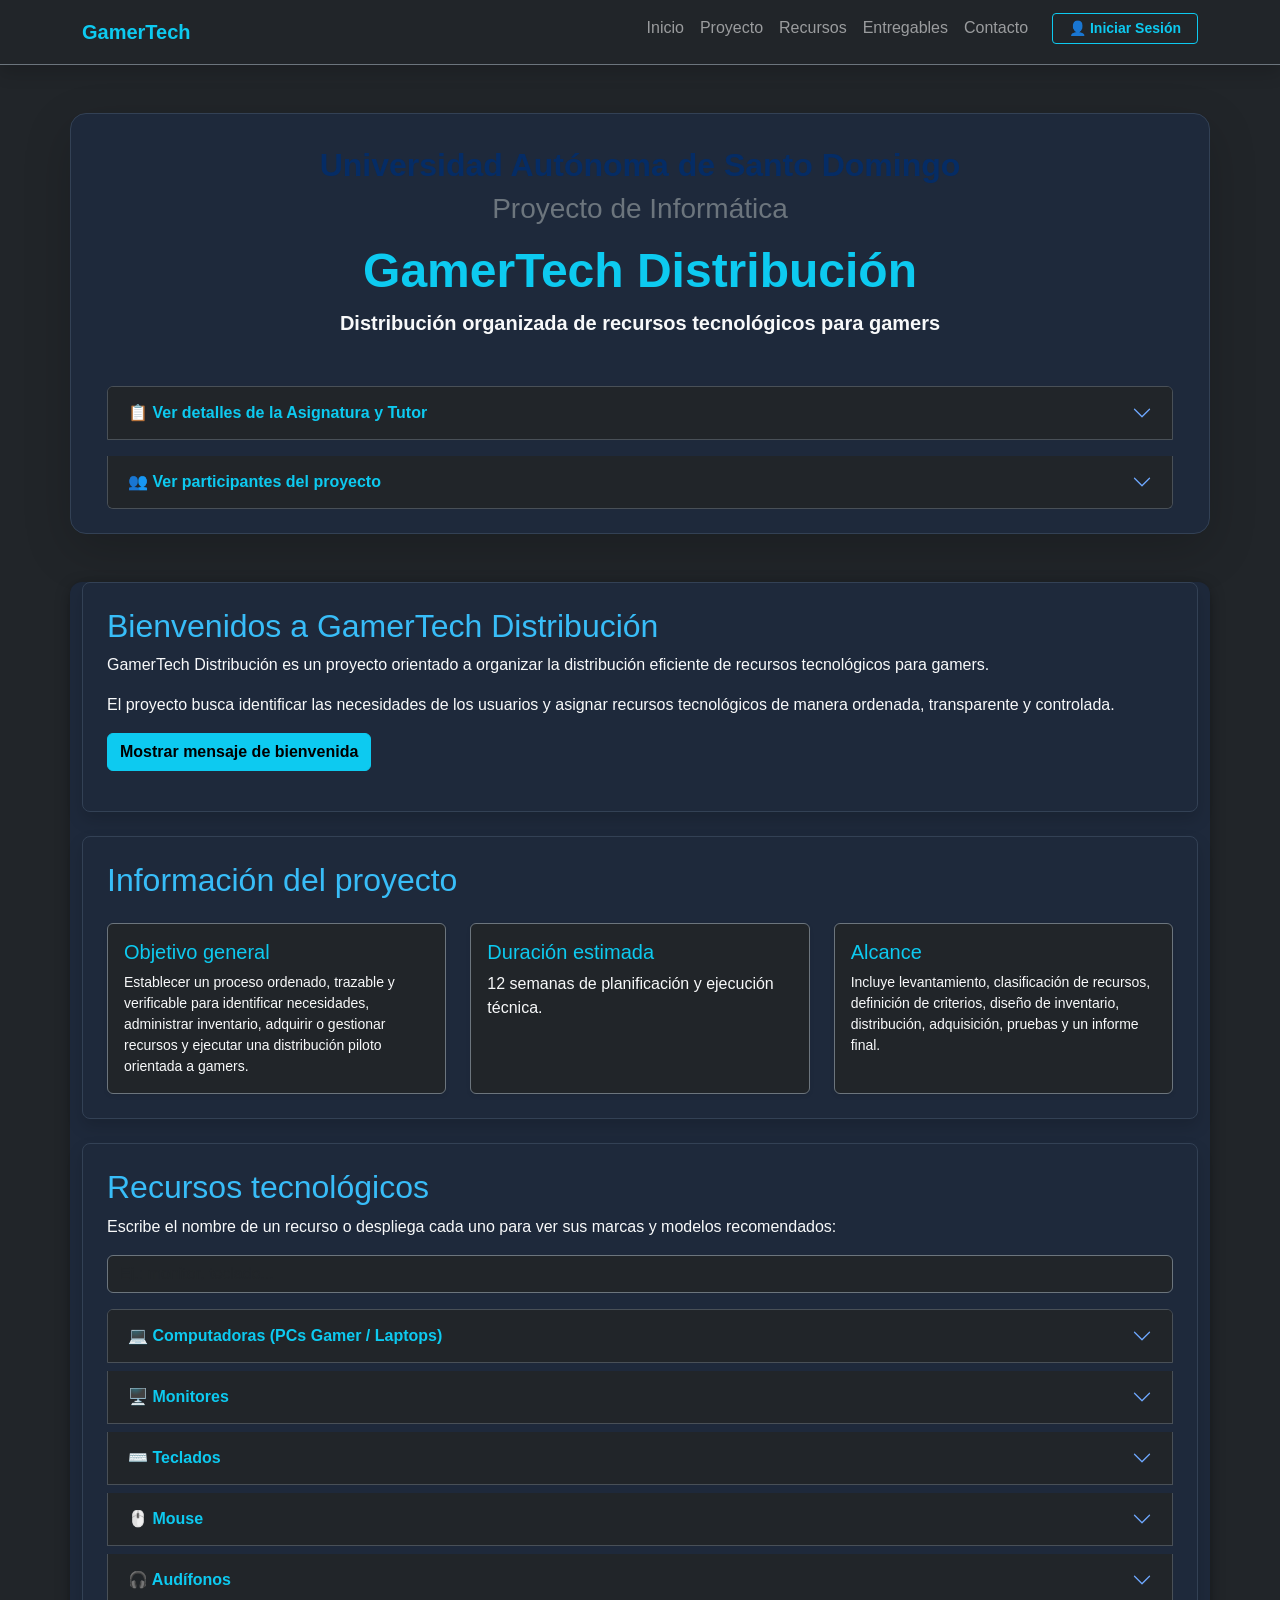
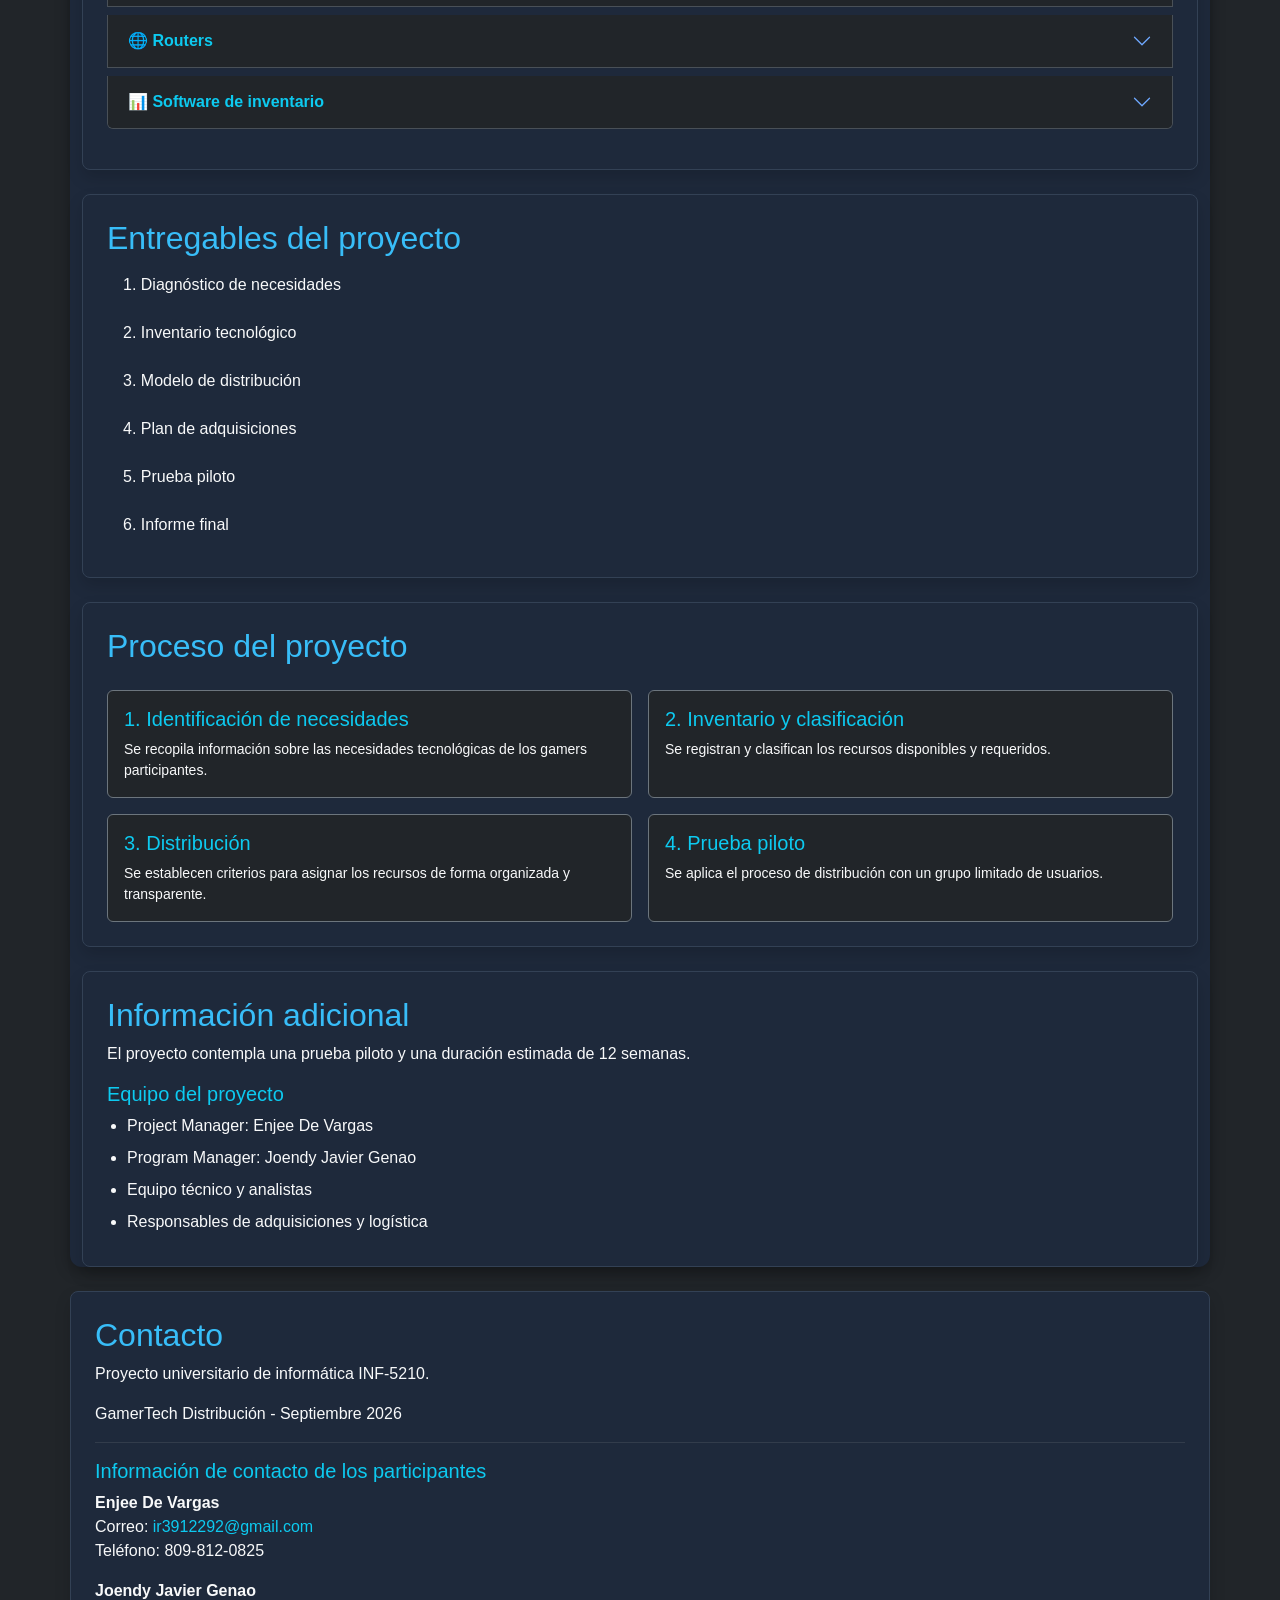
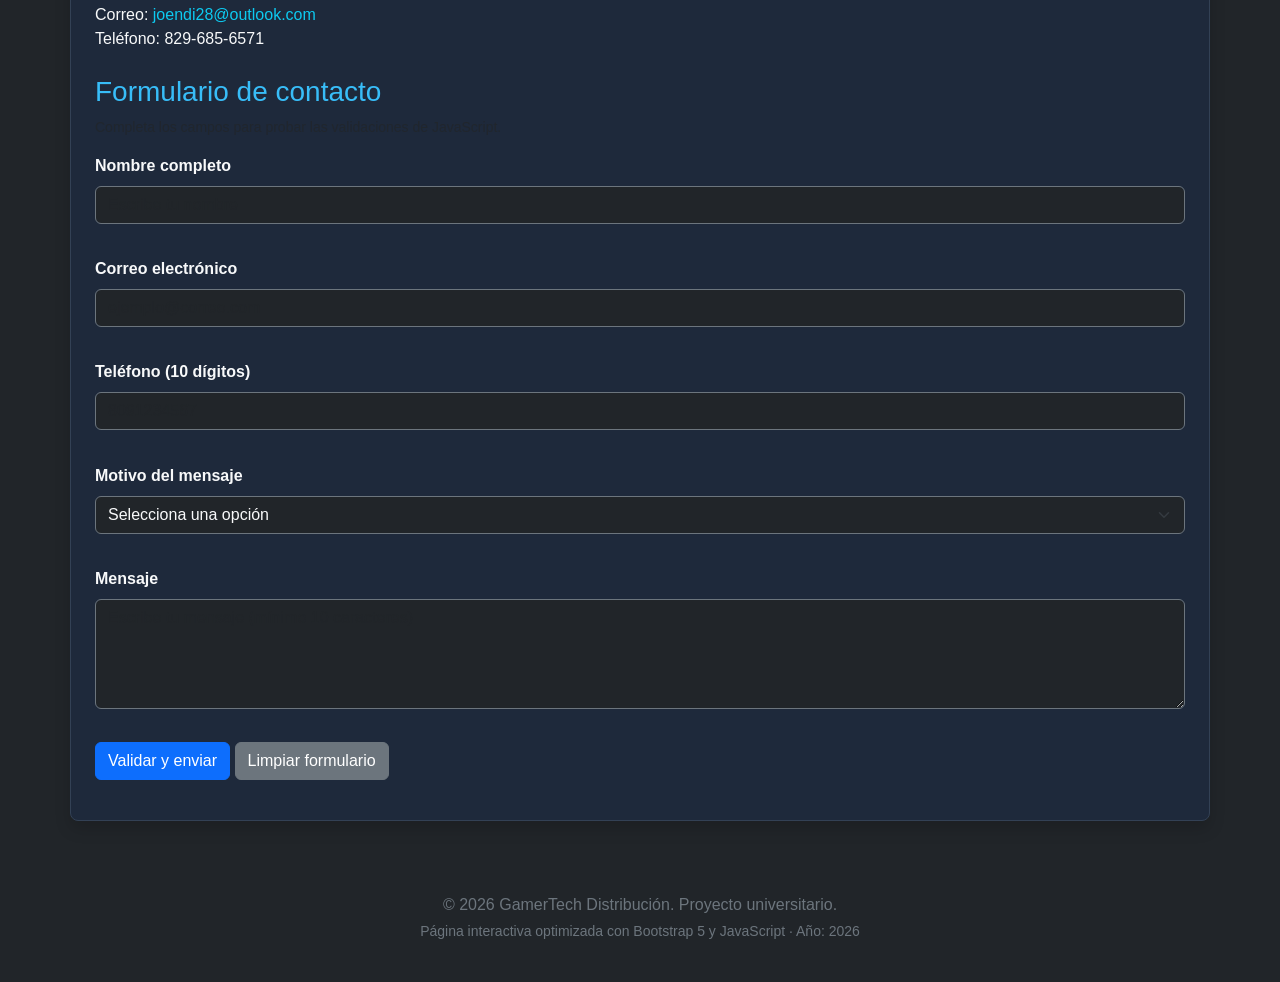
<file: index.html>
<!DOCTYPE html>
<html lang="es">
<head>
    <meta charset="UTF-8">
    <meta name="viewport" content="width=device-width, initial-scale=1.0">
    <meta name="description" content="GamerTech Distribución - Proyecto universitario INF-5210 de gestión y distribución organizada de recursos tecnológicos.">
    <meta name="author" content="Enjee De Vargas Ruiz, Joendy Javier Genao">
    <title>GamerTech Distribución</title>
    <!-- Bootstrap 5 CSS CDN -->
    <link href="https://cdn.jsdelivr.net/npm/bootstrap@5.3.3/dist/css/bootstrap.min.css" rel="stylesheet">
    <link rel="stylesheet" href="estilos.css">
</head>
<body class="bg-dark text-light">

    <!-- Barra de Navegación Responsive con Bootstrap -->
    <nav class="navbar navbar-expand-lg navbar-dark bg-dark sticky-top border-bottom border-secondary shadow">
        <div class="container">
            <a class="navbar-brand fw-bold text-info" href="#inicio">GamerTech</a>
            <button class="navbar-toggler" type="button" data-bs-toggle="collapse" data-bs-target="#navbarNav" aria-controls="navbarNav" aria-expanded="false" aria-label="Toggle navigation">
                <span class="navbar-toggler-icon"></span>
            </button>
            <div class="collapse navbar-collapse justify-content-end" id="navbarNav">
                <ul class="navbar-nav align-items-lg-center">
                    <li class="nav-item"><a class="nav-link" href="#inicio">Inicio</a></li>
                    <li class="nav-item"><a class="nav-link" href="#proyecto">Proyecto</a></li>
                    <li class="nav-item"><a class="nav-link" href="#recursos">Recursos</a></li>
                    <li class="nav-item"><a class="nav-link" href="#entregables">Entregables</a></li>
                    <li class="nav-item"><a class="nav-link" href="#contacto">Contacto</a></li>
                    <!-- Controles de Acceso / Login -->
                    <li class="nav-item ms-lg-3 mt-2 mt-lg-0 d-flex align-items-center">
                        <button type="button" id="btnAbrirLogin" class="btn btn-outline-info btn-sm px-3 fw-semibold" data-bs-toggle="modal" data-bs-target="#modalLogin">
                            👤 Iniciar Sesión
                        </button>
                        <span id="saludoUsuario" class="text-info small fw-semibold d-none"></span>
                        <button type="button" id="btnCerrarSesion" class="btn btn-outline-danger btn-sm ms-2 d-none">Salir</button>
                    </li>
                </ul>
            </div>
        </div>
    </nav>

    <!-- Header Principal / Portada con Acordeones -->
    <header class="container my-5 py-4 bg-slate rounded-4 shadow-lg">
        <div class="text-center p-2 mb-4">
            <h2 class="text-primary-emphasis fw-bold">Universidad Autónoma de Santo Domingo</h2>
            <h3 class="text-secondary">Proyecto de Informática</h3>
            <h1 class="display-5 fw-bold text-info mt-3">GamerTech Distribución</h1>
            <p class="lead text-light fw-semibold">Distribución organizada de recursos tecnológicos para gamers</p>
        </div>

        <!-- Acordeón de Datos de la Asignatura y Participantes (Con data-bs-theme="dark" nativo) -->
        <div class="accordion px-md-4" id="acordeonPortada" data-bs-theme="dark">
            
            <!-- Item 1: Detalles de la Asignatura -->
            <div class="accordion-item mb-3">
                <h2 class="accordion-header" id="headingAsignatura">
                    <button class="accordion-button collapsed fw-semibold text-info" type="button" data-bs-toggle="collapse" data-bs-target="#collapseAsignatura" aria-expanded="false" aria-controls="collapseAsignatura">
                        📋 Ver detalles de la Asignatura y Tutor
                    </button>
                </h2>
                <div id="collapseAsignatura" class="accordion-collapse collapse" aria-labelledby="headingAsignatura" data-bs-parent="#acordeonPortada">
                    <div class="accordion-body">
                        <p class="mb-1"><strong>Asignatura:</strong> Proyecto de informática INF – 5210</p>
                        <p class="mb-1"><strong>Tutor/a:</strong> Hairon Reyes</p>
                        <p class="mb-0"><strong>Fecha:</strong> 24/9/2026</p>
                    </div>
                </div>
            </div>

            <!-- Item 2: Participantes -->
            <div class="accordion-item">
                <h2 class="accordion-header" id="headingParticipantes">
                    <button class="accordion-button collapsed fw-semibold text-info" type="button" data-bs-toggle="collapse" data-bs-target="#collapseParticipantes" aria-expanded="false" aria-controls="collapseParticipantes">
                        👥 Ver participantes del proyecto
                    </button>
                </h2>
                <div id="collapseParticipantes" class="accordion-collapse collapse" aria-labelledby="headingParticipantes" data-bs-parent="#acordeonPortada">
                    <div class="accordion-body">
                        <p class="mb-1"><strong>ENJEE De Vargas Ruiz</strong> – 100745833</p>
                        <p class="mb-0"><strong>Joendy Javier Genao</strong> – 100616747</p>
                    </div>
                </div>
            </div>

        </div>
    </header>

    <main class="container my-4">
        <!-- Sección Inicio -->
        <section id="inicio" class="p-4 mb-4 bg-slate rounded-3 shadow">
            <h2>Bienvenidos a GamerTech Distribución</h2>
            <p>GamerTech Distribución es un proyecto orientado a organizar la distribución eficiente de recursos tecnológicos para gamers.</p>
            <p>El proyecto busca identificar las necesidades de los usuarios y asignar recursos tecnológicos de manera ordenada, transparente y controlada.</p>
            <button type="button" id="btnBienvenida" class="btn btn-info fw-semibold">Mostrar mensaje de bienvenida</button>
            <p id="mensajeBienvenida" class="mensaje mt-3" aria-live="polite"></p>
        </section>

        <!-- Sección Proyecto con Tarjetas -->
        <section id="proyecto" class="p-4 mb-4 bg-slate rounded-3 shadow">
            <h2 class="mb-4">Información del proyecto</h2>
            <div class="row g-4">
                <div class="col-md-4">
                    <div class="card h-100 bg-dark border-secondary text-light shadow-sm">
                        <div class="card-body">
                            <h3 class="h5 text-info">Objetivo general</h3>
                            <p class="card-text small">Establecer un proceso ordenado, trazable y verificable para identificar necesidades, administrar inventario, adquirir o gestionar recursos y ejecutar una distribución piloto orientada a gamers.</p>
                        </div>
                    </div>
                </div>
                <div class="col-md-4">
                    <div class="card h-100 bg-dark border-secondary text-light shadow-sm">
                        <div class="card-body">
                            <h3 class="h5 text-info">Duración estimada</h3>
                            <p class="card-text">12 semanas de planificación y ejecución técnica.</p>
                        </div>
                    </div>
                </div>
                <div class="col-md-4">
                    <div class="card h-100 bg-dark border-secondary text-light shadow-sm">
                        <div class="card-body">
                            <h3 class="h5 text-info">Alcance</h3>
                            <p class="card-text small">Incluye levantamiento, clasificación de recursos, definición de criterios, diseño de inventario, distribución, adquisición, pruebas y un informe final.</p>
                        </div>
                    </div>
                </div>
            </div>
        </section>

        <!-- Sección Recursos con Marcas y Modelos en Acordeón -->
        <section id="recursos" class="p-4 mb-4 bg-slate rounded-3 shadow">
            <h2>Recursos tecnológicos</h2>
            <p>Escribe el nombre de un recurso o despliega cada uno para ver sus marcas y modelos recomendados:</p>
            <input type="search" id="buscarRecurso" class="form-control bg-dark text-light border-secondary mb-3" placeholder="Ej.: monitor, teclado..." aria-label="Buscar recurso tecnológico">
            
            <!-- Acordeón de Recursos (Con data-bs-theme="dark" nativo) -->
            <div class="accordion" id="listaRecursos" data-bs-theme="dark">
                
                <!-- 1. Computadoras -->
                <div class="accordion-item mb-2">
                    <h3 class="accordion-header" id="headingComputadoras">
                        <button class="accordion-button collapsed fw-semibold text-info" type="button" data-bs-toggle="collapse" data-bs-target="#collapseComputadoras" aria-expanded="false" aria-controls="collapseComputadoras">
                            💻 Computadoras (PCs Gamer / Laptops)
                        </button>
                    </h3>
                    <div id="collapseComputadoras" class="accordion-collapse collapse" aria-labelledby="headingComputadoras" data-bs-parent="#listaRecursos">
                        <div class="accordion-body">
                            <ul class="mb-0">
                                <li><strong>ASUS:</strong> ROG Strix GA15 y TUF Gaming F15</li>
                                <li><strong>Lenovo:</strong> Legion Pro 5 y IdeaPad Gaming 3</li>
                                <li><strong>MSI:</strong> Katana 15 y Aegis RS Desktop</li>
                                <li><strong>HP:</strong> Omen 16 y Victus 15</li>
                            </ul>
                        </div>
                    </div>
                </div>

                <!-- 2. Monitores -->
                <div class="accordion-item mb-2">
                    <h3 class="accordion-header" id="headingMonitores">
                        <button class="accordion-button collapsed fw-semibold text-info" type="button" data-bs-toggle="collapse" data-bs-target="#collapseMonitores" aria-expanded="false" aria-controls="collapseMonitores">
                            🖥️ Monitores
                        </button>
                    </h3>
                    <div id="collapseMonitores" class="accordion-collapse collapse" aria-labelledby="headingMonitores" data-bs-parent="#listaRecursos">
                        <div class="accordion-body">
                            <ul class="mb-0">
                                <li><strong>LG:</strong> UltraGear 24GS60F y 27GP850</li>
                                <li><strong>ASUS:</strong> ROG Swift PG27AQDP y TUF Gaming VG27AQ</li>
                                <li><strong>AOC:</strong> Q27G4X y 24G2SP</li>
                                <li><strong>Gigabyte:</strong> GS27QA y M27Q</li>
                            </ul>
                        </div>
                    </div>
                </div>

                <!-- 3. Teclados -->
                <div class="accordion-item mb-2">
                    <h3 class="accordion-header" id="headingTeclados">
                        <button class="accordion-button collapsed fw-semibold text-info" type="button" data-bs-toggle="collapse" data-bs-target="#collapseTeclados" aria-expanded="false" aria-controls="collapseTeclados">
                            ⌨️ Teclados
                        </button>
                    </h3>
                    <div id="collapseTeclados" class="accordion-collapse collapse" aria-labelledby="headingTeclados" data-bs-parent="#listaRecursos">
                        <div class="accordion-body">
                            <ul class="mb-0">
                                <li><strong>Razer:</strong> BlackWidow V4 Pro y Huntsman V2</li>
                                <li><strong>Logitech:</strong> G Pro X y G915 LIGHTSPEED</li>
                                <li><strong>Corsair:</strong> K100 RGB y K70 RGB TKL</li>
                                <li><strong>SteelSeries:</strong> Apex Pro y Apex 7 TKL</li>
                                <li><strong>HyperX:</strong> Alloy Origins</li>
                            </ul>
                        </div>
                    </div>
                </div>

                <!-- 4. Mouse -->
                <div class="accordion-item mb-2">
                    <h3 class="accordion-header" id="headingMouse">
                        <button class="accordion-button collapsed fw-semibold text-info" type="button" data-bs-toggle="collapse" data-bs-target="#collapseMouse" aria-expanded="false" aria-controls="collapseMouse">
                            🖱️ Mouse
                        </button>
                    </h3>
                    <div id="collapseMouse" class="accordion-collapse collapse" aria-labelledby="headingMouse" data-bs-parent="#listaRecursos">
                        <div class="accordion-body">
                            <ul class="mb-0">
                                <li><strong>Logitech:</strong> G PRO X SUPERLIGHT 2 y G502 HERO</li>
                                <li><strong>Razer:</strong> Basilisk V3 Pro y DeathAdder V4 Pro</li>
                                <li><strong>HyperX:</strong> Pulsefire Haste 2 Mini</li>
                                <li><strong>SteelSeries:</strong> Aerox 3 Wireless</li>
                            </ul>
                        </div>
                    </div>
                </div>

                <!-- 5. Audífonos -->
                <div class="accordion-item mb-2">
                    <h3 class="accordion-header" id="headingAudifonos">
                        <button class="accordion-button collapsed fw-semibold text-info" type="button" data-bs-toggle="collapse" data-bs-target="#collapseAudifonos" aria-expanded="false" aria-controls="collapseAudifonos">
                            🎧 Audífonos
                        </button>
                    </h3>
                    <div id="collapseAudifonos" class="accordion-collapse collapse" aria-labelledby="headingAudifonos" data-bs-parent="#listaRecursos">
                        <div class="accordion-body">
                            <ul class="mb-0">
                                <li><strong>HyperX:</strong> Cloud II y Cloud III</li>
                                <li><strong>SteelSeries:</strong> Arctis Nova Pro Wireless y Arctis 5</li>
                                <li><strong>Razer:</strong> BlackShark V2 Pro y Kraken Kitty</li>
                                <li><strong>Audeze:</strong> Maxwell Wireless</li>
                            </ul>
                        </div>
                    </div>
                </div>

                <!-- 6. Routers -->
                <div class="accordion-item mb-2">
                    <h3 class="accordion-header" id="headingRouters">
                        <button class="accordion-button collapsed fw-semibold text-info" type="button" data-bs-toggle="collapse" data-bs-target="#collapseRouters" aria-expanded="false" aria-controls="collapseRouters">
                            🌐 Routers
                        </button>
                    </h3>
                    <div id="collapseRouters" class="accordion-collapse collapse" aria-labelledby="headingRouters" data-bs-parent="#listaRecursos">
                        <div class="accordion-body">
                            <ul class="mb-0">
                                <li><strong>ASUS:</strong> ROG Rapture GT-AXE16000 y RT-AX86U Pro</li>
                                <li><strong>TP-Link:</strong> Archer AXE75 y Archer BE800 (Wi-Fi 7)</li>
                                <li><strong>Netgear:</strong> Nighthawk Pro Gaming XR1000</li>
                            </ul>
                        </div>
                    </div>
                </div>

                <!-- 7. Software de inventario -->
                <div class="accordion-item">
                    <h3 class="accordion-header" id="headingSoftware">
                        <button class="accordion-button collapsed fw-semibold text-info" type="button" data-bs-toggle="collapse" data-bs-target="#collapseSoftware" aria-expanded="false" aria-controls="collapseSoftware">
                            📊 Software de inventario
                        </button>
                    </h3>
                    <div id="collapseSoftware" class="accordion-collapse collapse" aria-labelledby="headingSoftware" data-bs-parent="#listaRecursos">
                        <div class="accordion-body">
                            <ul class="mb-0">
                                <li><strong>Odoo:</strong> Módulo de Inventario ERP</li>
                                <li><strong>Snipe-IT:</strong> Sistema open-source de gestión de activos de TI</li>
                                <li><strong>Katana Cloud Inventory:</strong> Control de manufactura y distribución</li>
                                <li><strong>Zoho Inventory:</strong> Gestión de almacén y pedidos en línea</li>
                            </ul>
                        </div>
                    </div>
                </div>

            </div>

            <p id="sinResultados" class="mensaje mt-3" aria-live="polite"></p>
        </section>

        <!-- Sección Entregables -->
        <section id="entregables" class="p-4 mb-4 bg-slate rounded-3 shadow">
            <h2>Entregables del proyecto</h2>
            <ol class="list-group list-group-numbered bg-transparent">
                <li class="list-group-item bg-transparent text-light border-0">Diagnóstico de necesidades</li>
                <li class="list-group-item bg-transparent text-light border-0">Inventario tecnológico</li>
                <li class="list-group-item bg-transparent text-light border-0">Modelo de distribución</li>
                <li class="list-group-item bg-transparent text-light border-0">Plan de adquisiciones</li>
                <li class="list-group-item bg-transparent text-light border-0">Prueba piloto</li>
                <li class="list-group-item bg-transparent text-light border-0">Informe final</li>
            </ol>
        </section>

        <!-- Proceso del proyecto -->
        <section class="p-4 mb-4 bg-slate rounded-3 shadow">
            <h2 class="mb-4">Proceso del proyecto</h2>
            <div class="row g-3">
                <div class="col-md-6">
                    <div class="p-3 border border-secondary rounded bg-dark h-100">
                        <h3 class="h5 text-info">1. Identificación de necesidades</h3>
                        <p class="small mb-0">Se recopila información sobre las necesidades tecnológicas de los gamers participantes.</p>
                    </div>
                </div>
                <div class="col-md-6">
                    <div class="p-3 border border-secondary rounded bg-dark h-100">
                        <h3 class="h5 text-info">2. Inventario y clasificación</h3>
                        <p class="small mb-0">Se registran y clasifican los recursos disponibles y requeridos.</p>
                    </div>
                </div>
                <div class="col-md-6">
                    <div class="p-3 border border-secondary rounded bg-dark h-100">
                        <h3 class="h5 text-info">3. Distribución</h3>
                        <p class="small mb-0">Se establecen criterios para asignar los recursos de forma organizada y transparente.</p>
                    </div>
                </div>
                <div class="col-md-6">
                    <div class="p-3 border border-secondary rounded bg-dark h-100">
                        <h3 class="h5 text-info">4. Prueba piloto</h3>
                        <p class="small mb-0">Se aplica el proceso de distribución con un grupo limitado de usuarios.</p>
                    </div>
                </div>
            </div>
        </section>

        <!-- Aside / Información Adicional -->
        <aside class="p-4 mb-4 bg-slate rounded-3 shadow">
            <h2>Información adicional</h2>
            <p>El proyecto contempla una prueba piloto y una duración estimada de 12 semanas.</p>
            <h3 class="h5 text-info mt-3">Equipo del proyecto</h3>
            <ul class="mb-0">
                <li>Project Manager: Enjee De Vargas</li>
                <li>Program Manager: Joendy Javier Genao</li>
                <li>Equipo técnico y analistas</li>
                <li>Responsables de adquisiciones y logística</li>
            </ul>
        </aside>
    </main>

    <!-- Sección de Contacto y Formulario -->
    <section id="contacto" class="container p-4 mb-5 bg-slate rounded-3 shadow">
        <h2>Contacto</h2>
        <p>Proyecto universitario de informática INF-5210.</p>
        <p>GamerTech Distribución - Septiembre 2026</p>
        <hr class="border-secondary">
        <h3 class="h5 text-info">Información de contacto de los participantes</h3>
        <p><strong>Enjee De Vargas</strong><br>
            Correo: <a href="mailto:ir3912292@gmail.com" class="text-info">ir3912292@gmail.com</a><br>
            Teléfono: 809-812-0825
        </p>
        <p><strong>Joendy Javier Genao</strong><br>
            Correo: <a href="mailto:joendi28@outlook.com" class="text-info">joendi28@outlook.com</a><br>
            Teléfono: 829-685-6571
        </p>

        <h3 class="mt-4">Formulario de contacto</h3>
        <p class="small text-muted">Completa los campos para probar las validaciones de JavaScript.</p>
        
        <form id="formContacto" novalidate>
            <div class="mb-3">
                <label for="nombre" class="form-label fw-semibold">Nombre completo</label>
                <input type="text" id="nombre" name="nombre" class="form-control bg-dark text-light border-secondary" placeholder="Escribe tu nombre" required minlength="3" aria-describedby="errorNombre">
                <small class="error text-danger" id="errorNombre" role="alert"></small>
            </div>

            <div class="mb-3">
                <label for="correo" class="form-label fw-semibold">Correo electrónico</label>
                <input type="email" id="correo" name="correo" class="form-control bg-dark text-light border-secondary" placeholder="ejemplo@correo.com" required aria-describedby="errorCorreo">
                <small class="error text-danger" id="errorCorreo" role="alert"></small>
            </div>

            <div class="mb-3">
                <label for="telefono" class="form-label fw-semibold">Teléfono (10 dígitos)</label>
                <input type="tel" id="telefono" name="telefono" class="form-control bg-dark text-light border-secondary" placeholder="8091234567" inputmode="numeric" required aria-describedby="errorTelefono">
                <small class="error text-danger" id="errorTelefono" role="alert"></small>
            </div>

            <div class="mb-3">
                <label for="motivo" class="form-label fw-semibold">Motivo del mensaje</label>
                <select id="motivo" name="motivo" class="form-select bg-dark text-light border-secondary" required aria-describedby="errorMotivo">
                    <option value="">Selecciona una opción</option>
                    <option value="informacion">Solicitar información</option>
                    <option value="recursos">Consulta sobre recursos tecnológicos</option>
                    <option value="colaboracion">Proponer colaboración</option>
                    <option value="otro">Otro</option>
                </select>
                <small class="error text-danger" id="errorMotivo" role="alert"></small>
            </div>

            <div class="mb-3">
                <label for="mensaje" class="form-label fw-semibold">Mensaje</label>
                <textarea id="mensaje" name="mensaje" rows="4" class="form-control bg-dark text-light border-secondary" placeholder="Escribe tu mensaje (mínimo 10 caracteres)" required minlength="10" aria-describedby="errorMensaje"></textarea>
                <small class="error text-danger" id="errorMensaje" role="alert"></small>
            </div>

            <button type="submit" class="btn btn-primary">Validar y enviar</button>
            <button type="reset" class="btn btn-secondary">Limpiar formulario</button>
            <p id="resultadoFormulario" class="mensaje mt-3 fw-bold" aria-live="polite"></p>
        </form>
    </section>

    <!-- Modal de confirmación de Bootstrap -->
    <div class="modal fade" id="modalExito" tabindex="-1" aria-labelledby="tituloModal" aria-hidden="true">
        <div class="modal-dialog modal-dialog-centered">
            <div class="modal-content bg-dark text-light border border-info">
                <div class="modal-header border-secondary">
                    <h5 class="modal-title text-info" id="tituloModal">¡Formulario Enviado!</h5>
                    <button type="button" class="btn-close btn-close-white" data-bs-dismiss="modal" aria-label="Cerrar"></button>
                </div>
                <div class="modal-body text-center py-4">
                    <p>Tus datos han sido validados correctamente y se guardó una copia localmente en tu navegador.</p>
                </div>
                <div class="modal-footer border-secondary justify-content-center">
                    <button type="button" class="btn btn-info px-4" data-bs-dismiss="modal" id="cerrarModal">Cerrar</button>
                </div>
            </div>
        </div>
    </div>

    <!-- Modal de Inicio de Sesión -->
    <div class="modal fade" id="modalLogin" tabindex="-1" aria-labelledby="tituloModalLogin" aria-hidden="true">
        <div class="modal-dialog modal-dialog-centered">
            <div class="modal-content bg-dark text-light border border-info">
                <div class="modal-header border-secondary">
                    <h5 class="modal-title text-info" id="tituloModalLogin">🔐 Acceso a GamerTech</h5>
                    <button type="button" class="btn-close btn-close-white" data-bs-dismiss="modal" aria-label="Cerrar"></button>
                </div>
                <div class="modal-body py-4">
                    <form id="formLogin" novalidate>
                        <div class="mb-3">
                            <label for="loginCorreo" class="form-label fw-semibold">Correo electrónico</label>
                            <input type="email" id="loginCorreo" class="form-control bg-dark text-light border-secondary" placeholder="usuario@dominio.com" required>
                        </div>
                        <div class="mb-3">
                            <label for="loginPassword" class="form-label fw-semibold">Contraseña</label>
                            <input type="password" id="loginPassword" class="form-control bg-dark text-light border-secondary" placeholder="••••••••" required>
                        </div>
                        <p id="mensajeLoginGlobal" class="small text-danger fw-semibold mb-2" aria-live="polite"></p>
                        <div class="d-grid gap-2 mt-4">
                            <button type="submit" class="btn btn-info fw-semibold text-dark">Entrar al Sistema</button>
                        </div>
                    </form>
                </div>
            </div>
        </div>
    </div>

    <!-- Footer -->
    <footer class="text-center text-secondary py-4 container">
        <p class="mb-1">&copy; 2026 GamerTech Distribución. Proyecto universitario.</p>
        <p id="estadoPagina" class="small"></p>
    </footer>

    <!-- Bootstrap 5 JS Bundle CDN -->
    <script src="https://cdn.jsdelivr.net/npm/bootstrap@5.3.3/dist/js/bootstrap.bundle.min.js"></script>
    <script src="script.js"></script>
</body>
</html>
</file>
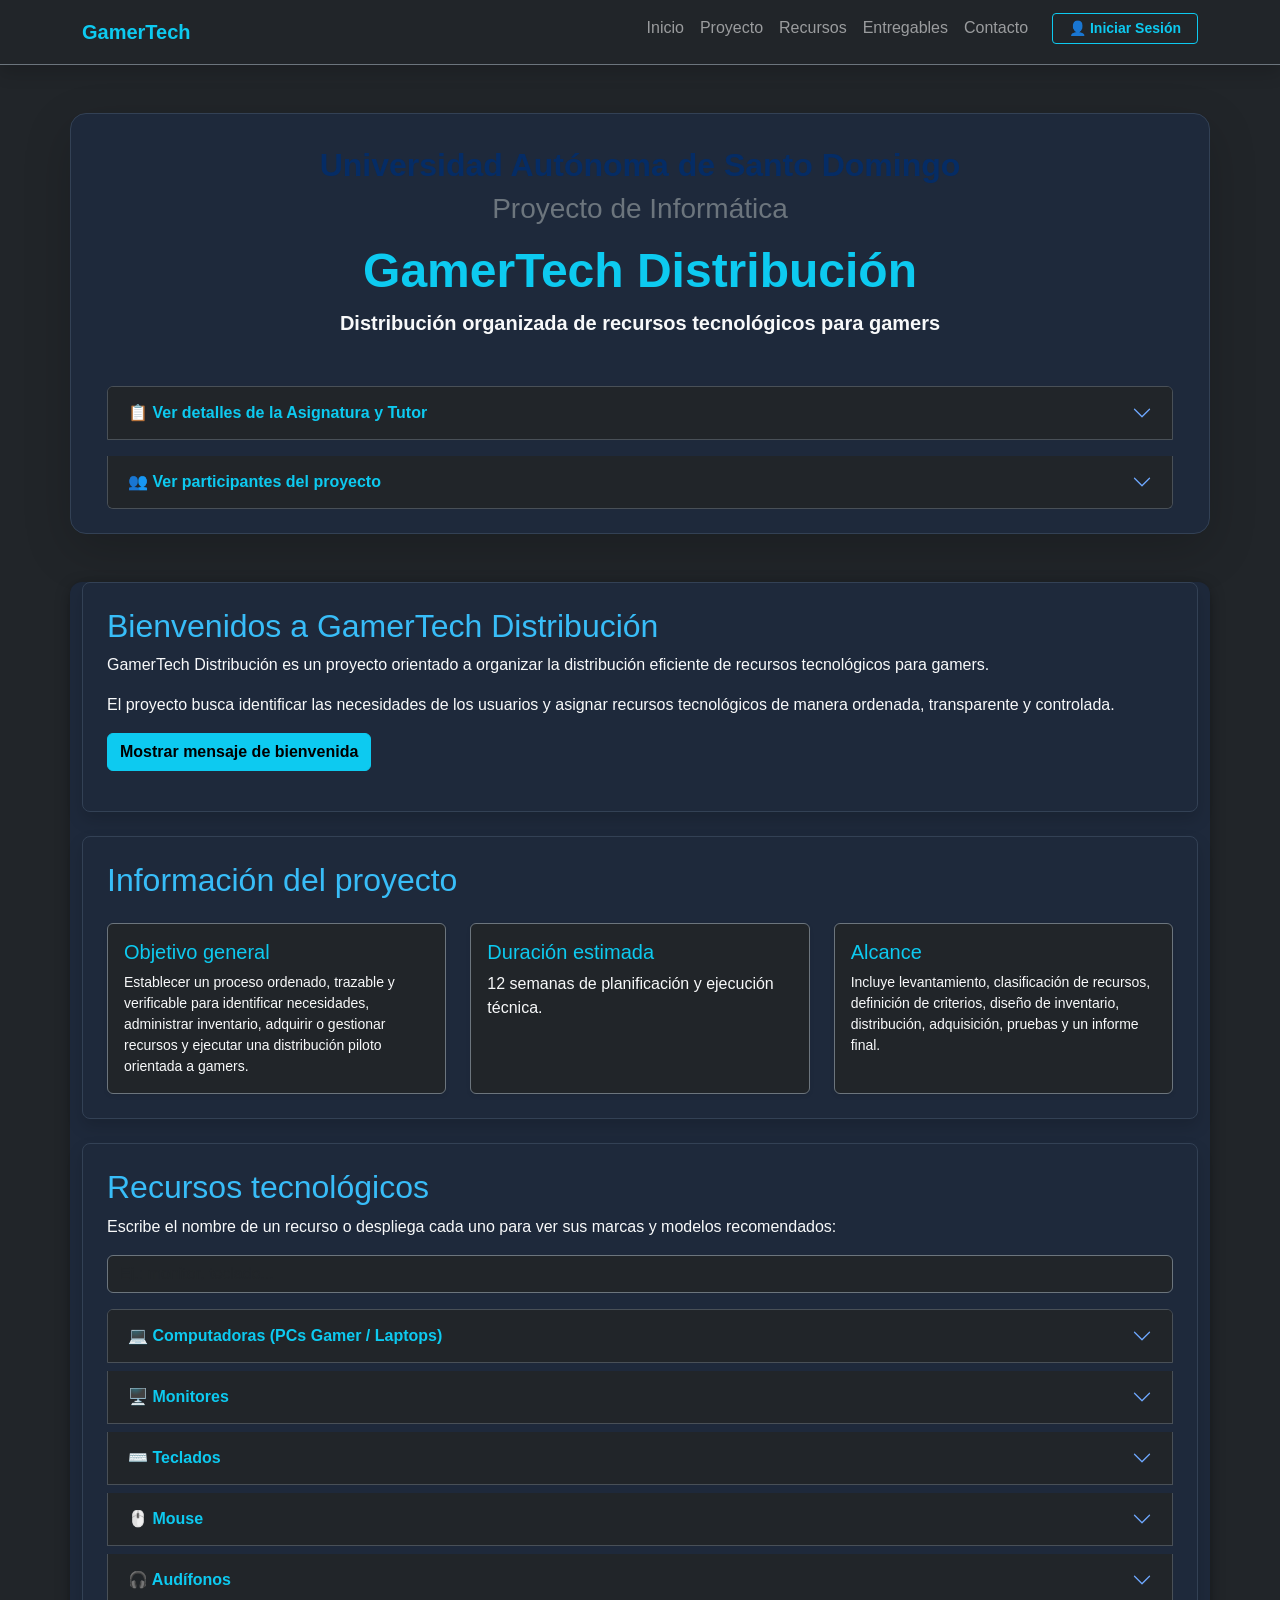
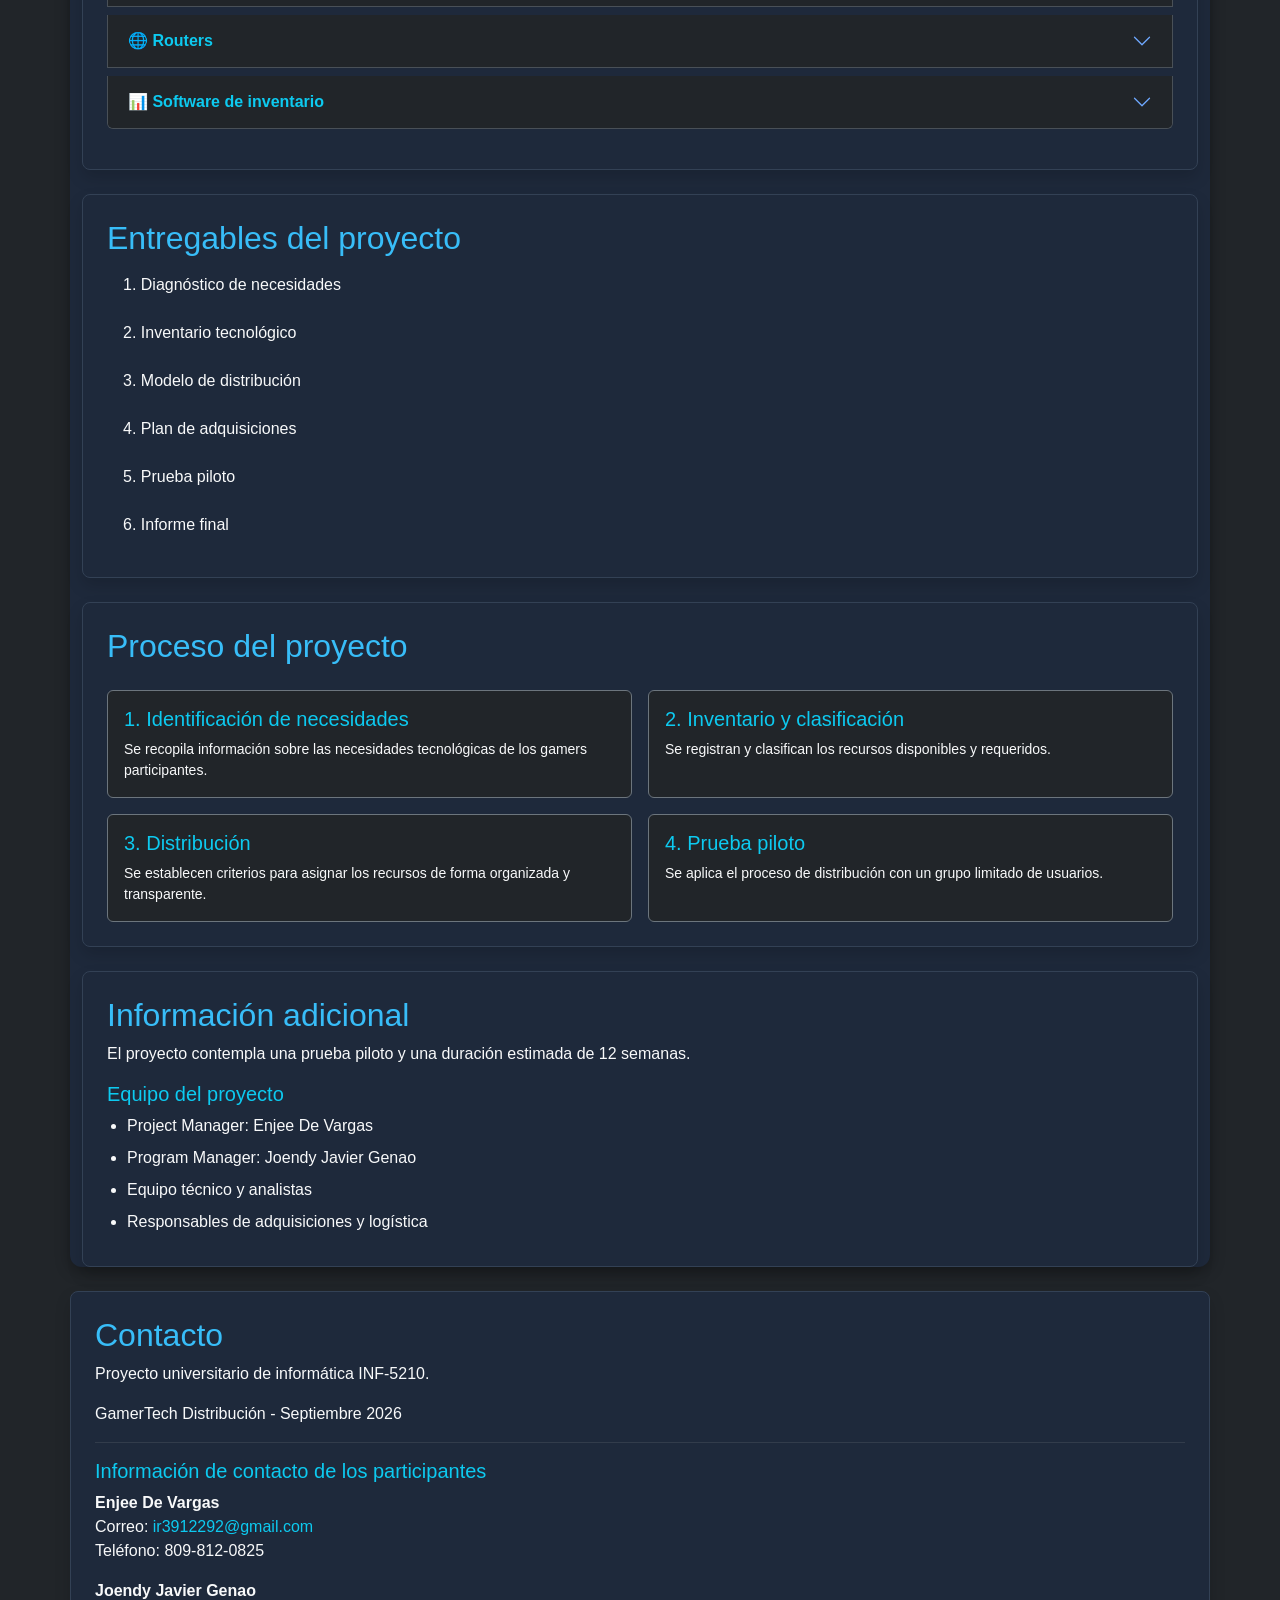
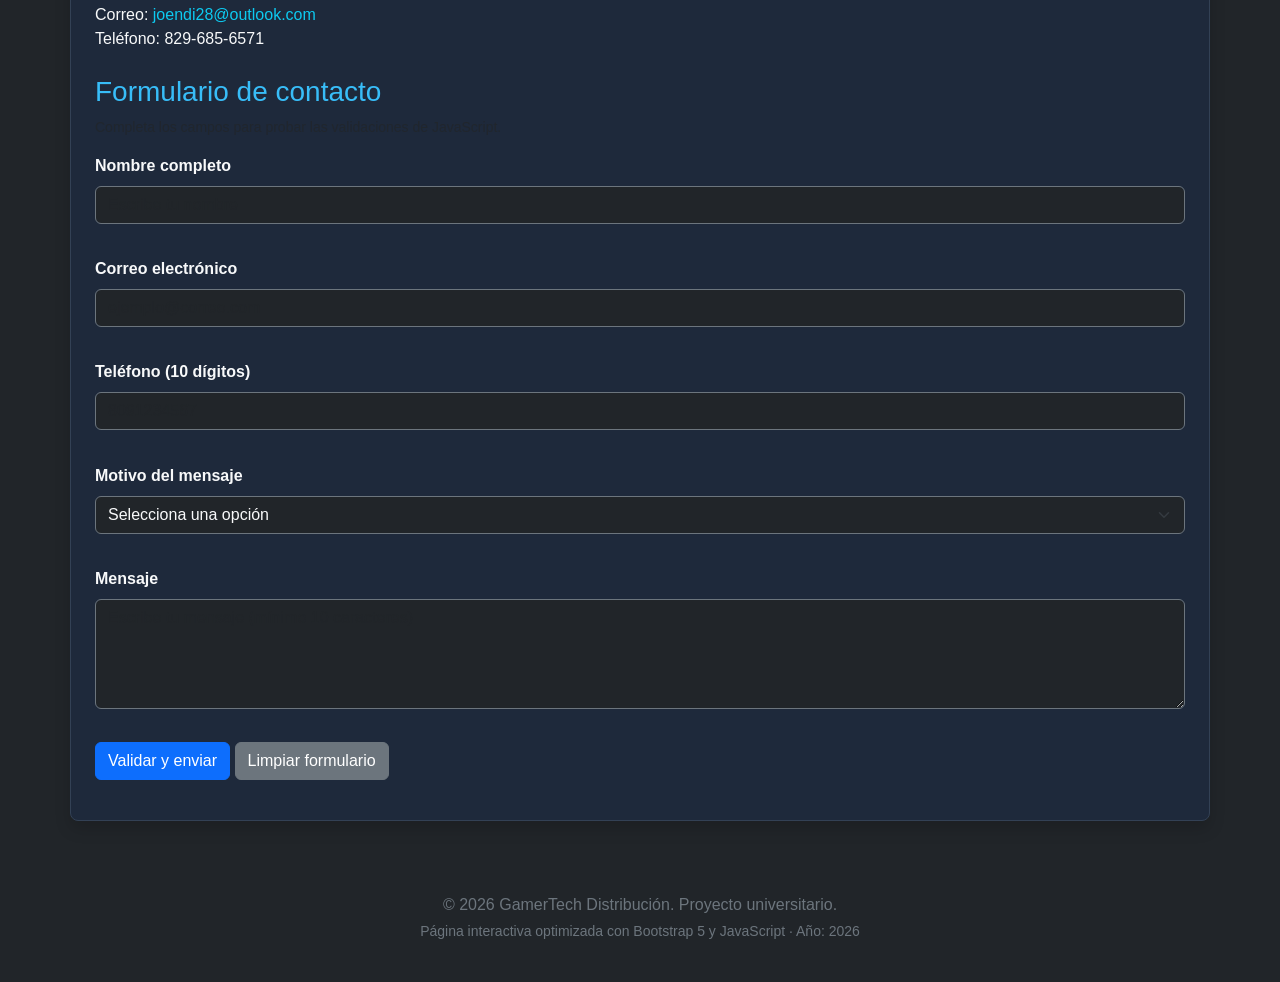
<file: GamerTech_Distribucion_JavaScript.html>
<!DOCTYPE html>
<html lang="es">
<head>
    <meta charset="UTF-8">
    <meta name="viewport" content="width=device-width, initial-scale=1.0">
    <meta name="description" content="GamerTech Distribución - Proyecto universitario INF-5210 de gestión y distribución organizada de recursos tecnológicos.">
    <meta name="author" content="Enjee De Vargas Ruiz, Joendy Javier Genao">
    <title>GamerTech Distribución</title>
    <!-- Bootstrap 5 CSS CDN -->
    <link href="https://cdn.jsdelivr.net/npm/bootstrap@5.3.3/dist/css/bootstrap.min.css" rel="stylesheet">
    <link rel="stylesheet" href="estilos.css">
</head>
<body class="bg-dark text-light">

    <!-- Barra de Navegación Responsive con Bootstrap -->
    <nav class="navbar navbar-expand-lg navbar-dark bg-dark sticky-top border-bottom border-secondary shadow">
        <div class="container">
            <a class="navbar-brand fw-bold text-info" href="#inicio">GamerTech</a>
            <button class="navbar-toggler" type="button" data-bs-toggle="collapse" data-bs-target="#navbarNav" aria-controls="navbarNav" aria-expanded="false" aria-label="Toggle navigation">
                <span class="navbar-toggler-icon"></span>
            </button>
            <div class="collapse navbar-collapse justify-content-end" id="navbarNav">
                <ul class="navbar-nav align-items-lg-center">
                    <li class="nav-item"><a class="nav-link" href="#inicio">Inicio</a></li>
                    <li class="nav-item"><a class="nav-link" href="#proyecto">Proyecto</a></li>
                    <li class="nav-item"><a class="nav-link" href="#recursos">Recursos</a></li>
                    <li class="nav-item"><a class="nav-link" href="#entregables">Entregables</a></li>
                    <li class="nav-item"><a class="nav-link" href="#contacto">Contacto</a></li>
                    <!-- Controles de Acceso / Login -->
                    <li class="nav-item ms-lg-3 mt-2 mt-lg-0 d-flex align-items-center">
                        <button type="button" id="btnAbrirLogin" class="btn btn-outline-info btn-sm px-3 fw-semibold" data-bs-toggle="modal" data-bs-target="#modalLogin">
                            👤 Iniciar Sesión
                        </button>
                        <span id="saludoUsuario" class="text-info small fw-semibold d-none"></span>
                        <button type="button" id="btnCerrarSesion" class="btn btn-outline-danger btn-sm ms-2 d-none">Salir</button>
                    </li>
                </ul>
            </div>
        </div>
    </nav>

    <!-- Header Principal / Portada con Acordeones -->
    <header class="container my-5 py-4 bg-slate rounded-4 shadow-lg">
        <div class="text-center p-2 mb-4">
            <h2 class="text-primary-emphasis fw-bold">Universidad Autónoma de Santo Domingo</h2>
            <h3 class="text-secondary">Proyecto de Informática</h3>
            <h1 class="display-5 fw-bold text-info mt-3">GamerTech Distribución</h1>
            <p class="lead text-light fw-semibold">Distribución organizada de recursos tecnológicos para gamers</p>
        </div>

        <!-- Acordeón de Datos de la Asignatura y Participantes (Con data-bs-theme="dark" nativo) -->
        <div class="accordion px-md-4" id="acordeonPortada" data-bs-theme="dark">
            
            <!-- Item 1: Detalles de la Asignatura -->
            <div class="accordion-item mb-3">
                <h2 class="accordion-header" id="headingAsignatura">
                    <button class="accordion-button collapsed fw-semibold text-info" type="button" data-bs-toggle="collapse" data-bs-target="#collapseAsignatura" aria-expanded="false" aria-controls="collapseAsignatura">
                        📋 Ver detalles de la Asignatura y Tutor
                    </button>
                </h2>
                <div id="collapseAsignatura" class="accordion-collapse collapse" aria-labelledby="headingAsignatura" data-bs-parent="#acordeonPortada">
                    <div class="accordion-body">
                        <p class="mb-1"><strong>Asignatura:</strong> Proyecto de informática INF – 5210</p>
                        <p class="mb-1"><strong>Tutor/a:</strong> Hairon Reyes</p>
                        <p class="mb-0"><strong>Fecha:</strong> 24/9/2026</p>
                    </div>
                </div>
            </div>

            <!-- Item 2: Participantes -->
            <div class="accordion-item">
                <h2 class="accordion-header" id="headingParticipantes">
                    <button class="accordion-button collapsed fw-semibold text-info" type="button" data-bs-toggle="collapse" data-bs-target="#collapseParticipantes" aria-expanded="false" aria-controls="collapseParticipantes">
                        👥 Ver participantes del proyecto
                    </button>
                </h2>
                <div id="collapseParticipantes" class="accordion-collapse collapse" aria-labelledby="headingParticipantes" data-bs-parent="#acordeonPortada">
                    <div class="accordion-body">
                        <p class="mb-1"><strong>ENJEE De Vargas Ruiz</strong> – 100745833</p>
                        <p class="mb-0"><strong>Joendy Javier Genao</strong> – 100616747</p>
                    </div>
                </div>
            </div>

        </div>
    </header>

    <main class="container my-4">
        <!-- Sección Inicio -->
        <section id="inicio" class="p-4 mb-4 bg-slate rounded-3 shadow">
            <h2>Bienvenidos a GamerTech Distribución</h2>
            <p>GamerTech Distribución es un proyecto orientado a organizar la distribución eficiente de recursos tecnológicos para gamers.</p>
            <p>El proyecto busca identificar las necesidades de los usuarios y asignar recursos tecnológicos de manera ordenada, transparente y controlada.</p>
            <button type="button" id="btnBienvenida" class="btn btn-info fw-semibold">Mostrar mensaje de bienvenida</button>
            <p id="mensajeBienvenida" class="mensaje mt-3" aria-live="polite"></p>
        </section>

        <!-- Sección Proyecto con Tarjetas -->
        <section id="proyecto" class="p-4 mb-4 bg-slate rounded-3 shadow">
            <h2 class="mb-4">Información del proyecto</h2>
            <div class="row g-4">
                <div class="col-md-4">
                    <div class="card h-100 bg-dark border-secondary text-light shadow-sm">
                        <div class="card-body">
                            <h3 class="h5 text-info">Objetivo general</h3>
                            <p class="card-text small">Establecer un proceso ordenado, trazable y verificable para identificar necesidades, administrar inventario, adquirir o gestionar recursos y ejecutar una distribución piloto orientada a gamers.</p>
                        </div>
                    </div>
                </div>
                <div class="col-md-4">
                    <div class="card h-100 bg-dark border-secondary text-light shadow-sm">
                        <div class="card-body">
                            <h3 class="h5 text-info">Duración estimada</h3>
                            <p class="card-text">12 semanas de planificación y ejecución técnica.</p>
                        </div>
                    </div>
                </div>
                <div class="col-md-4">
                    <div class="card h-100 bg-dark border-secondary text-light shadow-sm">
                        <div class="card-body">
                            <h3 class="h5 text-info">Alcance</h3>
                            <p class="card-text small">Incluye levantamiento, clasificación de recursos, definición de criterios, diseño de inventario, distribución, adquisición, pruebas y un informe final.</p>
                        </div>
                    </div>
                </div>
            </div>
        </section>

        <!-- Sección Recursos con Marcas y Modelos en Acordeón -->
        <section id="recursos" class="p-4 mb-4 bg-slate rounded-3 shadow">
            <h2>Recursos tecnológicos</h2>
            <p>Escribe el nombre de un recurso o despliega cada uno para ver sus marcas y modelos recomendados:</p>
            <input type="search" id="buscarRecurso" class="form-control bg-dark text-light border-secondary mb-3" placeholder="Ej.: monitor, teclado..." aria-label="Buscar recurso tecnológico">
            
            <!-- Acordeón de Recursos (Con data-bs-theme="dark" nativo) -->
            <div class="accordion" id="listaRecursos" data-bs-theme="dark">
                
                <!-- 1. Computadoras -->
                <div class="accordion-item mb-2">
                    <h3 class="accordion-header" id="headingComputadoras">
                        <button class="accordion-button collapsed fw-semibold text-info" type="button" data-bs-toggle="collapse" data-bs-target="#collapseComputadoras" aria-expanded="false" aria-controls="collapseComputadoras">
                            💻 Computadoras (PCs Gamer / Laptops)
                        </button>
                    </h3>
                    <div id="collapseComputadoras" class="accordion-collapse collapse" aria-labelledby="headingComputadoras" data-bs-parent="#listaRecursos">
                        <div class="accordion-body">
                            <ul class="mb-0">
                                <li><strong>ASUS:</strong> ROG Strix GA15 y TUF Gaming F15</li>
                                <li><strong>Lenovo:</strong> Legion Pro 5 y IdeaPad Gaming 3</li>
                                <li><strong>MSI:</strong> Katana 15 y Aegis RS Desktop</li>
                                <li><strong>HP:</strong> Omen 16 y Victus 15</li>
                            </ul>
                        </div>
                    </div>
                </div>

                <!-- 2. Monitores -->
                <div class="accordion-item mb-2">
                    <h3 class="accordion-header" id="headingMonitores">
                        <button class="accordion-button collapsed fw-semibold text-info" type="button" data-bs-toggle="collapse" data-bs-target="#collapseMonitores" aria-expanded="false" aria-controls="collapseMonitores">
                            🖥️ Monitores
                        </button>
                    </h3>
                    <div id="collapseMonitores" class="accordion-collapse collapse" aria-labelledby="headingMonitores" data-bs-parent="#listaRecursos">
                        <div class="accordion-body">
                            <ul class="mb-0">
                                <li><strong>LG:</strong> UltraGear 24GS60F y 27GP850</li>
                                <li><strong>ASUS:</strong> ROG Swift PG27AQDP y TUF Gaming VG27AQ</li>
                                <li><strong>AOC:</strong> Q27G4X y 24G2SP</li>
                                <li><strong>Gigabyte:</strong> GS27QA y M27Q</li>
                            </ul>
                        </div>
                    </div>
                </div>

                <!-- 3. Teclados -->
                <div class="accordion-item mb-2">
                    <h3 class="accordion-header" id="headingTeclados">
                        <button class="accordion-button collapsed fw-semibold text-info" type="button" data-bs-toggle="collapse" data-bs-target="#collapseTeclados" aria-expanded="false" aria-controls="collapseTeclados">
                            ⌨️ Teclados
                        </button>
                    </h3>
                    <div id="collapseTeclados" class="accordion-collapse collapse" aria-labelledby="headingTeclados" data-bs-parent="#listaRecursos">
                        <div class="accordion-body">
                            <ul class="mb-0">
                                <li><strong>Razer:</strong> BlackWidow V4 Pro y Huntsman V2</li>
                                <li><strong>Logitech:</strong> G Pro X y G915 LIGHTSPEED</li>
                                <li><strong>Corsair:</strong> K100 RGB y K70 RGB TKL</li>
                                <li><strong>SteelSeries:</strong> Apex Pro y Apex 7 TKL</li>
                                <li><strong>HyperX:</strong> Alloy Origins</li>
                            </ul>
                        </div>
                    </div>
                </div>

                <!-- 4. Mouse -->
                <div class="accordion-item mb-2">
                    <h3 class="accordion-header" id="headingMouse">
                        <button class="accordion-button collapsed fw-semibold text-info" type="button" data-bs-toggle="collapse" data-bs-target="#collapseMouse" aria-expanded="false" aria-controls="collapseMouse">
                            🖱️ Mouse
                        </button>
                    </h3>
                    <div id="collapseMouse" class="accordion-collapse collapse" aria-labelledby="headingMouse" data-bs-parent="#listaRecursos">
                        <div class="accordion-body">
                            <ul class="mb-0">
                                <li><strong>Logitech:</strong> G PRO X SUPERLIGHT 2 y G502 HERO</li>
                                <li><strong>Razer:</strong> Basilisk V3 Pro y DeathAdder V4 Pro</li>
                                <li><strong>HyperX:</strong> Pulsefire Haste 2 Mini</li>
                                <li><strong>SteelSeries:</strong> Aerox 3 Wireless</li>
                            </ul>
                        </div>
                    </div>
                </div>

                <!-- 5. Audífonos -->
                <div class="accordion-item mb-2">
                    <h3 class="accordion-header" id="headingAudifonos">
                        <button class="accordion-button collapsed fw-semibold text-info" type="button" data-bs-toggle="collapse" data-bs-target="#collapseAudifonos" aria-expanded="false" aria-controls="collapseAudifonos">
                            🎧 Audífonos
                        </button>
                    </h3>
                    <div id="collapseAudifonos" class="accordion-collapse collapse" aria-labelledby="headingAudifonos" data-bs-parent="#listaRecursos">
                        <div class="accordion-body">
                            <ul class="mb-0">
                                <li><strong>HyperX:</strong> Cloud II y Cloud III</li>
                                <li><strong>SteelSeries:</strong> Arctis Nova Pro Wireless y Arctis 5</li>
                                <li><strong>Razer:</strong> BlackShark V2 Pro y Kraken Kitty</li>
                                <li><strong>Audeze:</strong> Maxwell Wireless</li>
                            </ul>
                        </div>
                    </div>
                </div>

                <!-- 6. Routers -->
                <div class="accordion-item mb-2">
                    <h3 class="accordion-header" id="headingRouters">
                        <button class="accordion-button collapsed fw-semibold text-info" type="button" data-bs-toggle="collapse" data-bs-target="#collapseRouters" aria-expanded="false" aria-controls="collapseRouters">
                            🌐 Routers
                        </button>
                    </h3>
                    <div id="collapseRouters" class="accordion-collapse collapse" aria-labelledby="headingRouters" data-bs-parent="#listaRecursos">
                        <div class="accordion-body">
                            <ul class="mb-0">
                                <li><strong>ASUS:</strong> ROG Rapture GT-AXE16000 y RT-AX86U Pro</li>
                                <li><strong>TP-Link:</strong> Archer AXE75 y Archer BE800 (Wi-Fi 7)</li>
                                <li><strong>Netgear:</strong> Nighthawk Pro Gaming XR1000</li>
                            </ul>
                        </div>
                    </div>
                </div>

                <!-- 7. Software de inventario -->
                <div class="accordion-item">
                    <h3 class="accordion-header" id="headingSoftware">
                        <button class="accordion-button collapsed fw-semibold text-info" type="button" data-bs-toggle="collapse" data-bs-target="#collapseSoftware" aria-expanded="false" aria-controls="collapseSoftware">
                            📊 Software de inventario
                        </button>
                    </h3>
                    <div id="collapseSoftware" class="accordion-collapse collapse" aria-labelledby="headingSoftware" data-bs-parent="#listaRecursos">
                        <div class="accordion-body">
                            <ul class="mb-0">
                                <li><strong>Odoo:</strong> Módulo de Inventario ERP</li>
                                <li><strong>Snipe-IT:</strong> Sistema open-source de gestión de activos de TI</li>
                                <li><strong>Katana Cloud Inventory:</strong> Control de manufactura y distribución</li>
                                <li><strong>Zoho Inventory:</strong> Gestión de almacén y pedidos en línea</li>
                            </ul>
                        </div>
                    </div>
                </div>

            </div>

            <p id="sinResultados" class="mensaje mt-3" aria-live="polite"></p>
        </section>

        <!-- Sección Entregables -->
        <section id="entregables" class="p-4 mb-4 bg-slate rounded-3 shadow">
            <h2>Entregables del proyecto</h2>
            <ol class="list-group list-group-numbered bg-transparent">
                <li class="list-group-item bg-transparent text-light border-0">Diagnóstico de necesidades</li>
                <li class="list-group-item bg-transparent text-light border-0">Inventario tecnológico</li>
                <li class="list-group-item bg-transparent text-light border-0">Modelo de distribución</li>
                <li class="list-group-item bg-transparent text-light border-0">Plan de adquisiciones</li>
                <li class="list-group-item bg-transparent text-light border-0">Prueba piloto</li>
                <li class="list-group-item bg-transparent text-light border-0">Informe final</li>
            </ol>
        </section>

        <!-- Proceso del proyecto -->
        <section class="p-4 mb-4 bg-slate rounded-3 shadow">
            <h2 class="mb-4">Proceso del proyecto</h2>
            <div class="row g-3">
                <div class="col-md-6">
                    <div class="p-3 border border-secondary rounded bg-dark h-100">
                        <h3 class="h5 text-info">1. Identificación de necesidades</h3>
                        <p class="small mb-0">Se recopila información sobre las necesidades tecnológicas de los gamers participantes.</p>
                    </div>
                </div>
                <div class="col-md-6">
                    <div class="p-3 border border-secondary rounded bg-dark h-100">
                        <h3 class="h5 text-info">2. Inventario y clasificación</h3>
                        <p class="small mb-0">Se registran y clasifican los recursos disponibles y requeridos.</p>
                    </div>
                </div>
                <div class="col-md-6">
                    <div class="p-3 border border-secondary rounded bg-dark h-100">
                        <h3 class="h5 text-info">3. Distribución</h3>
                        <p class="small mb-0">Se establecen criterios para asignar los recursos de forma organizada y transparente.</p>
                    </div>
                </div>
                <div class="col-md-6">
                    <div class="p-3 border border-secondary rounded bg-dark h-100">
                        <h3 class="h5 text-info">4. Prueba piloto</h3>
                        <p class="small mb-0">Se aplica el proceso de distribución con un grupo limitado de usuarios.</p>
                    </div>
                </div>
            </div>
        </section>

        <!-- Aside / Información Adicional -->
        <aside class="p-4 mb-4 bg-slate rounded-3 shadow">
            <h2>Información adicional</h2>
            <p>El proyecto contempla una prueba piloto y una duración estimada de 12 semanas.</p>
            <h3 class="h5 text-info mt-3">Equipo del proyecto</h3>
            <ul class="mb-0">
                <li>Project Manager: Enjee De Vargas</li>
                <li>Program Manager: Joendy Javier Genao</li>
                <li>Equipo técnico y analistas</li>
                <li>Responsables de adquisiciones y logística</li>
            </ul>
        </aside>
    </main>

    <!-- Sección de Contacto y Formulario -->
    <section id="contacto" class="container p-4 mb-5 bg-slate rounded-3 shadow">
        <h2>Contacto</h2>
        <p>Proyecto universitario de informática INF-5210.</p>
        <p>GamerTech Distribución - Septiembre 2026</p>
        <hr class="border-secondary">
        <h3 class="h5 text-info">Información de contacto de los participantes</h3>
        <p><strong>Enjee De Vargas</strong><br>
            Correo: <a href="mailto:ir3912292@gmail.com" class="text-info">ir3912292@gmail.com</a><br>
            Teléfono: 809-812-0825
        </p>
        <p><strong>Joendy Javier Genao</strong><br>
            Correo: <a href="mailto:joendi28@outlook.com" class="text-info">joendi28@outlook.com</a><br>
            Teléfono: 829-685-6571
        </p>

        <h3 class="mt-4">Formulario de contacto</h3>
        <p class="small text-muted">Completa los campos para probar las validaciones de JavaScript.</p>
        
        <form id="formContacto" novalidate>
            <div class="mb-3">
                <label for="nombre" class="form-label fw-semibold">Nombre completo</label>
                <input type="text" id="nombre" name="nombre" class="form-control bg-dark text-light border-secondary" placeholder="Escribe tu nombre" required minlength="3" aria-describedby="errorNombre">
                <small class="error text-danger" id="errorNombre" role="alert"></small>
            </div>

            <div class="mb-3">
                <label for="correo" class="form-label fw-semibold">Correo electrónico</label>
                <input type="email" id="correo" name="correo" class="form-control bg-dark text-light border-secondary" placeholder="ejemplo@correo.com" required aria-describedby="errorCorreo">
                <small class="error text-danger" id="errorCorreo" role="alert"></small>
            </div>

            <div class="mb-3">
                <label for="telefono" class="form-label fw-semibold">Teléfono (10 dígitos)</label>
                <input type="tel" id="telefono" name="telefono" class="form-control bg-dark text-light border-secondary" placeholder="8091234567" inputmode="numeric" required aria-describedby="errorTelefono">
                <small class="error text-danger" id="errorTelefono" role="alert"></small>
            </div>

            <div class="mb-3">
                <label for="motivo" class="form-label fw-semibold">Motivo del mensaje</label>
                <select id="motivo" name="motivo" class="form-select bg-dark text-light border-secondary" required aria-describedby="errorMotivo">
                    <option value="">Selecciona una opción</option>
                    <option value="informacion">Solicitar información</option>
                    <option value="recursos">Consulta sobre recursos tecnológicos</option>
                    <option value="colaboracion">Proponer colaboración</option>
                    <option value="otro">Otro</option>
                </select>
                <small class="error text-danger" id="errorMotivo" role="alert"></small>
            </div>

            <div class="mb-3">
                <label for="mensaje" class="form-label fw-semibold">Mensaje</label>
                <textarea id="mensaje" name="mensaje" rows="4" class="form-control bg-dark text-light border-secondary" placeholder="Escribe tu mensaje (mínimo 10 caracteres)" required minlength="10" aria-describedby="errorMensaje"></textarea>
                <small class="error text-danger" id="errorMensaje" role="alert"></small>
            </div>

            <button type="submit" class="btn btn-primary">Validar y enviar</button>
            <button type="reset" class="btn btn-secondary">Limpiar formulario</button>
            <p id="resultadoFormulario" class="mensaje mt-3 fw-bold" aria-live="polite"></p>
        </form>
    </section>

    <!-- Modal de confirmación de Bootstrap -->
    <div class="modal fade" id="modalExito" tabindex="-1" aria-labelledby="tituloModal" aria-hidden="true">
        <div class="modal-dialog modal-dialog-centered">
            <div class="modal-content bg-dark text-light border border-info">
                <div class="modal-header border-secondary">
                    <h5 class="modal-title text-info" id="tituloModal">¡Formulario Enviado!</h5>
                    <button type="button" class="btn-close btn-close-white" data-bs-dismiss="modal" aria-label="Cerrar"></button>
                </div>
                <div class="modal-body text-center py-4">
                    <p>Tus datos han sido validados correctamente y se guardó una copia localmente en tu navegador.</p>
                </div>
                <div class="modal-footer border-secondary justify-content-center">
                    <button type="button" class="btn btn-info px-4" data-bs-dismiss="modal" id="cerrarModal">Cerrar</button>
                </div>
            </div>
        </div>
    </div>

    <!-- Modal de Inicio de Sesión -->
    <div class="modal fade" id="modalLogin" tabindex="-1" aria-labelledby="tituloModalLogin" aria-hidden="true">
        <div class="modal-dialog modal-dialog-centered">
            <div class="modal-content bg-dark text-light border border-info">
                <div class="modal-header border-secondary">
                    <h5 class="modal-title text-info" id="tituloModalLogin">🔐 Acceso a GamerTech</h5>
                    <button type="button" class="btn-close btn-close-white" data-bs-dismiss="modal" aria-label="Cerrar"></button>
                </div>
                <div class="modal-body py-4">
                    <form id="formLogin" novalidate>
                        <div class="mb-3">
                            <label for="loginCorreo" class="form-label fw-semibold">Correo electrónico</label>
                            <input type="email" id="loginCorreo" class="form-control bg-dark text-light border-secondary" placeholder="usuario@dominio.com" required>
                        </div>
                        <div class="mb-3">
                            <label for="loginPassword" class="form-label fw-semibold">Contraseña</label>
                            <input type="password" id="loginPassword" class="form-control bg-dark text-light border-secondary" placeholder="••••••••" required>
                        </div>
                        <p id="mensajeLoginGlobal" class="small text-danger fw-semibold mb-2" aria-live="polite"></p>
                        <div class="d-grid gap-2 mt-4">
                            <button type="submit" class="btn btn-info fw-semibold text-dark">Entrar al Sistema</button>
                        </div>
                    </form>
                </div>
            </div>
        </div>
    </div>

    <!-- Footer -->
    <footer class="text-center text-secondary py-4 container">
        <p class="mb-1">&copy; 2026 GamerTech Distribución. Proyecto universitario.</p>
        <p id="estadoPagina" class="small"></p>
    </footer>

    <!-- Bootstrap 5 JS Bundle CDN -->
    <script src="https://cdn.jsdelivr.net/npm/bootstrap@5.3.3/dist/js/bootstrap.bundle.min.js"></script>
    <script src="script.js"></script>
</body>
</html>
</file>
<file: estilos.css>
/* --- ESTILOS GENERALES Y DISEÑO BASE --- */
body {
    font-family: 'Segoe UI', Tahoma, Geneva, Verdana, sans-serif;
    background-color: #0f172a; /* Fondo oscuro moderno tipo gaming */
    color: #e2e8f0;
}

/* Color de fondo personalizado equivalente a tus contenedores anteriores */
.bg-slate {
    background-color: #1e293b;
    border: 1px solid #334155;
}

main, section, aside, #contacto {
    background-color: #1e293b;
    border-radius: 12px;
    box-shadow: 0 4px 15px rgba(0, 0, 0, 0.3);
}

h1, h2, h3, h4 {
    color: #38bdf8; /* Azul brillante */
}

ul, ol {
    padding-left: 20px;
}

li {
    margin-bottom: 8px;
}

a {
    color: #38bdf8;
    text-decoration: none;
}

a:hover {
    color: #7dd3fc;
    text-decoration: underline;
}

/* --- CLASES DE UTILIDAD Y FORMULARIOS --- */
input:focus, select:focus, textarea:focus {
    background-color: #0f172a !important;
    color: #fff !important;
    box-shadow: 0 0 0 0.25rem rgba(56, 189, 248, 0.25) !important;
}

.error {
    display: block;
    min-height: 1.2em;
    font-size: 0.9em;
}

.invalido {
    border-color: #f87171 !important;
}

.valido {
    border-color: #4ade80 !important;
}

.mensaje {
    color: #7dd3fc;
    font-weight: 600;
}

/* Adaptabilidad móvil adicional */
@media (max-width: 576px) {
    body {
        padding: 4px;
    }
    h1 {
        font-size: 1.8rem;
    }
}
</file>
